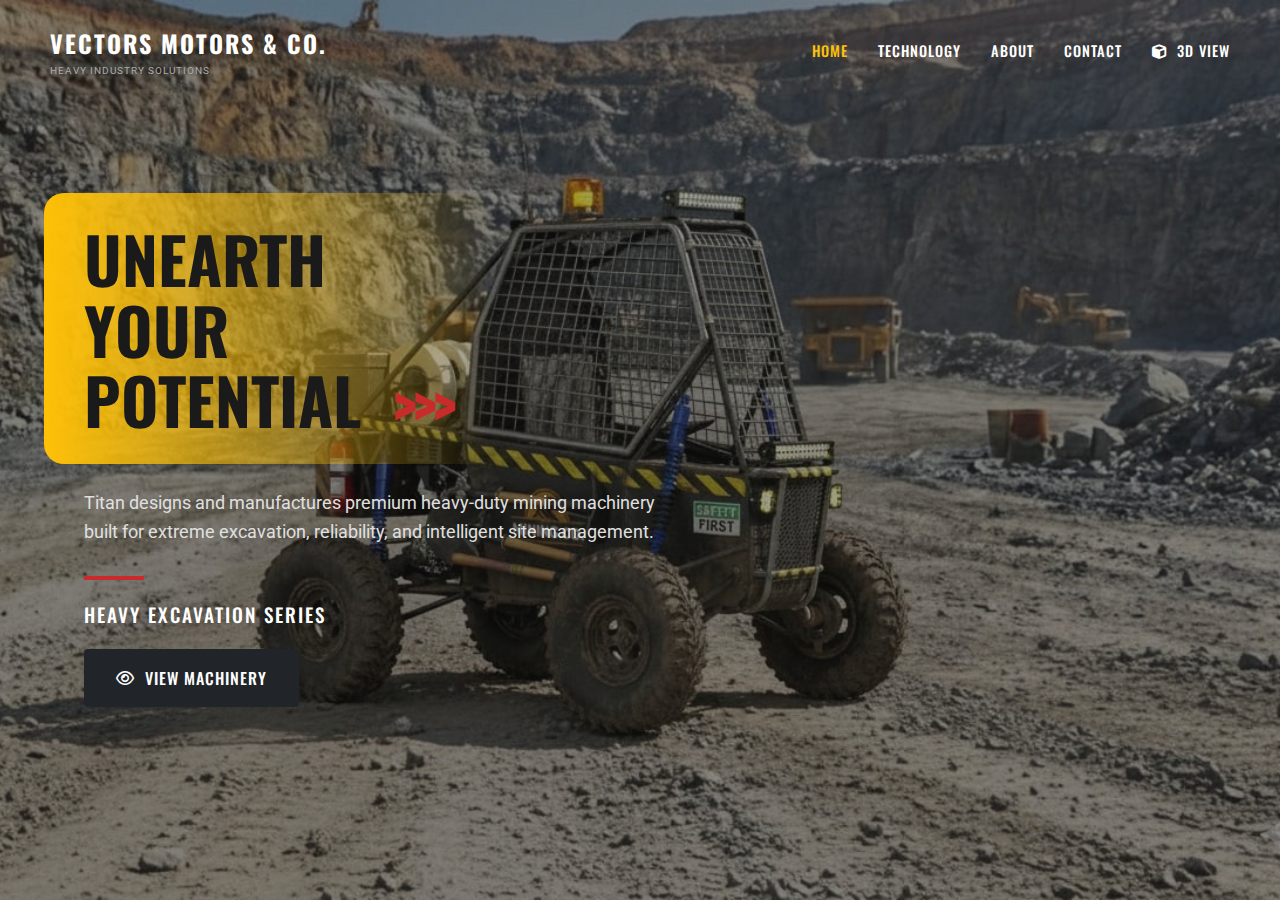
<file: Mining/mining.html>
<!DOCTYPE html>
<html lang="en">

<head>
    <meta charset="UTF-8">
    <meta name="viewport" content="width=device-width, initial-scale=1.0">
    <title>Titan Mining & Construction</title>
    <link
        href="https://fonts.googleapis.com/css2?family=Oswald:wght@500;700&family=Roboto:wght@300;400;500&display=swap"
        rel="stylesheet">
    <link rel="stylesheet" href="https://cdnjs.cloudflare.com/ajax/libs/font-awesome/6.4.0/css/all.min.css">

    <style>
        /* --- RESET & BASE STYLES --- */
        * {
            margin: 0;
            padding: 0;
            box-sizing: border-box;
        }

        body {
            font-family: 'Roboto', sans-serif;
            color: #ffffff;
            overflow-x: hidden;
        }

        a {
            text-decoration: none;
            color: inherit;
        }

        /* --- HERO SECTION --- */
        .hero {
            position: relative;
            width: 100%;
            height: 100vh;
            /* Fallback background if image fails */
            background: url('https://images.unsplash.com/photo-1579532536935-6453cd816c56?q=80&w=2070&auto=format&fit=crop') no-repeat center center/cover;
            display: flex;
            align-items: center;
            overflow: hidden;
            /* Ensures no scrollbars if image moves */
        }

        /* Dark Overlay for Readability */
        .overlay {
            background-color: #1a1a1a;
            position: absolute;
            top: 0;
            left: 0;
            width: 100%;
            height: 100%;
            z-index: 1;
        }

        .main-img {
            background-repeat: no-repeat;
            opacity: 0.6;
            width: 100%;
            height: 100%;
            object-fit: cover;
            /* CHANGED: This shifts the image focus to the right side (75%) */
            /* Adjust this percentage (e.g., 80%, 90%) to move it further right */
            object-position: 75% center;
        }

        /* --- NAVIGATION BAR --- */
        header {
            /* top: 20px; Removed duplicate property */
            position: absolute;
            top: 0;
            left: 0;
            width: 100%;
            padding: 25px 50px;
            display: flex;
            justify-content: space-between;
            align-items: center;
            z-index: 10;
        }

        .brand h1 {
            font-family: 'Oswald', sans-serif;
            font-size: 1.5rem;
            letter-spacing: 2px;
            text-transform: uppercase;
            font-weight: 700;
        }

        .brand span {
            display: block;
            font-family: 'Roboto', sans-serif;
            font-size: 0.6rem;
            letter-spacing: 1px;
            color: #aaa;
            margin-top: 4px;
        }

        .nav-links ul {
            display: flex;
            list-style: none;
            gap: 30px;
        }

        .nav-links a {
            font-family: 'Oswald', sans-serif;
            font-size: 0.9rem;
            font-weight: 500;
            text-transform: uppercase;
            letter-spacing: 1px;
            /* color: #000000; */
            transition: color 0.3s;
        }

        .nav-links a:hover,
        .nav-links a.active {
            color: #ffc107;
            /* Construction Yellow */
        }

        .nav-links i {
            margin-right: 5px;
        }

        /* --- MAIN CONTENT --- */
        .content-container {
            position: relative;
            z-index: 2;
            width: 90%;
            max-width: 1200px;
            margin: 0 auto;
            padding-left: 20px;
        }

        /* The Styled Box behind the Headline */
        .headline-box {
            border-radius: 20px;
            background: linear-gradient(90deg, rgb(255, 193, 7) 0%, rgba(0, 212, 255, 0) 100%);
            color: #1a1a1a;
            /* Dark text for contrast */
            padding: 30px 40px;
            display: inline-block;
            border-top-right-radius: 20px;
            border-bottom-right-radius: 20px;
            /* Negative margin to pull it slightly left like the original */
            margin-left: -40px;
            margin-bottom: 25px;
            position: relative;
        }


        .headline-box h2 {
            font-family: 'Oswald', sans-serif;
            font-size: 4rem;
            line-height: 1.1;
            text-transform: uppercase;
            font-weight: 700;
        }

        /* The Arrows >>> */
        .chevrons {
            color: #c92a2a;
            /* Safety Red accent */
            font-size: 4rem;
            font-weight: 700;
            margin-left: 15px;
            letter-spacing: -5px;
            display: inline-block;
            transform: translateY(5px);
        }

        .description {
            max-width: 600px;
            font-size: 1.1rem;
            line-height: 1.6;
            color: #e0e0e0;
            margin-bottom: 30px;
        }

        /* Red Line Divider */
        .divider {
            width: 60px;
            height: 4px;
            background-color: #c92a2a;
            /* Match accent color */
            margin-bottom: 20px;
        }

        .sub-heading {
            font-family: 'Oswald', sans-serif;
            font-size: 1.2rem;
            letter-spacing: 2px;
            text-transform: uppercase;
            margin-bottom: 20px;
            font-weight: 500;
        }

        /* --- CTA BUTTON --- */
        .cta-btn {
            display: inline-flex;
            align-items: center;
            background-color: #212529;
            /* Dark Asphalt */
            color: white;
            padding: 15px 30px;
            font-family: 'Oswald', sans-serif;
            text-transform: uppercase;
            letter-spacing: 1px;
            font-weight: 500;
            border: 2px solid #212529;
            border-radius: 4px;
            transition: all 0.3s ease;
            cursor: pointer;
        }

        .cta-btn i {
            margin-right: 10px;
        }

        .cta-btn:hover {
            background-color: transparent;
            color: #ffc107;
            border-color: #ffc107;
        }

        /* --- RESPONSIVENESS --- */
        @media (max-width: 768px) {
            header {
                padding: 20px;
            }

            .nav-links {
                display: none;
                /* Hidden for simplicity in this demo */
            }

            .headline-box h2 {
                font-size: 2.5rem;
            }

            .chevrons {
                font-size: 2.5rem;
            }

            .headline-box {
                margin-left: -20px;
                padding: 20px;
            }

            .headline-box::before {
                width: 20px;
                left: -20px;
            }
        }
    </style>
</head>

<body>

    <section class="hero">
        <div class="overlay">
            <img src="../../images/mining baja.jpeg" class="main-img" alt="">
        </div>

        <header>
            <div class="brand">
                <h1>VECTORS MOTORS & CO.</h1>
                <span>HEAVY INDUSTRY SOLUTIONS</span>
            </div>
            <nav class="nav-links">
                <ul>
                    <li><a href="#" class="active">Home</a></li>
                    <li><a href="#">Technology</a></li>
                    <li><a href="#">About</a></li>
                    <li><a href="#">Contact</a></li>
                    <li><a href="#"><i class="fas fa-cube"></i> 3D View</a></li>
                </ul>
            </nav>
        </header>

        <div class="content-container">

            <div class="headline-box">
                <h2>
                    UNEARTH <br>
                    YOUR <br>
                    POTENTIAL <span class="chevrons">&gt;&gt;&gt;</span>
                </h2>
            </div>

            <p class="description">
                Titan designs and manufactures premium heavy-duty mining machinery built
                for extreme excavation, reliability, and intelligent site management.
            </p>

            <div class="divider"></div>

            <h3 class="sub-heading">HEAVY EXCAVATION SERIES</h3>

            <a href="#" class="cta-btn">
                <i class="far fa-eye"></i> View Machinery
            </a>

        </div>
    </section>
    <script>
       
    </script>
</body>

</html>
</file>
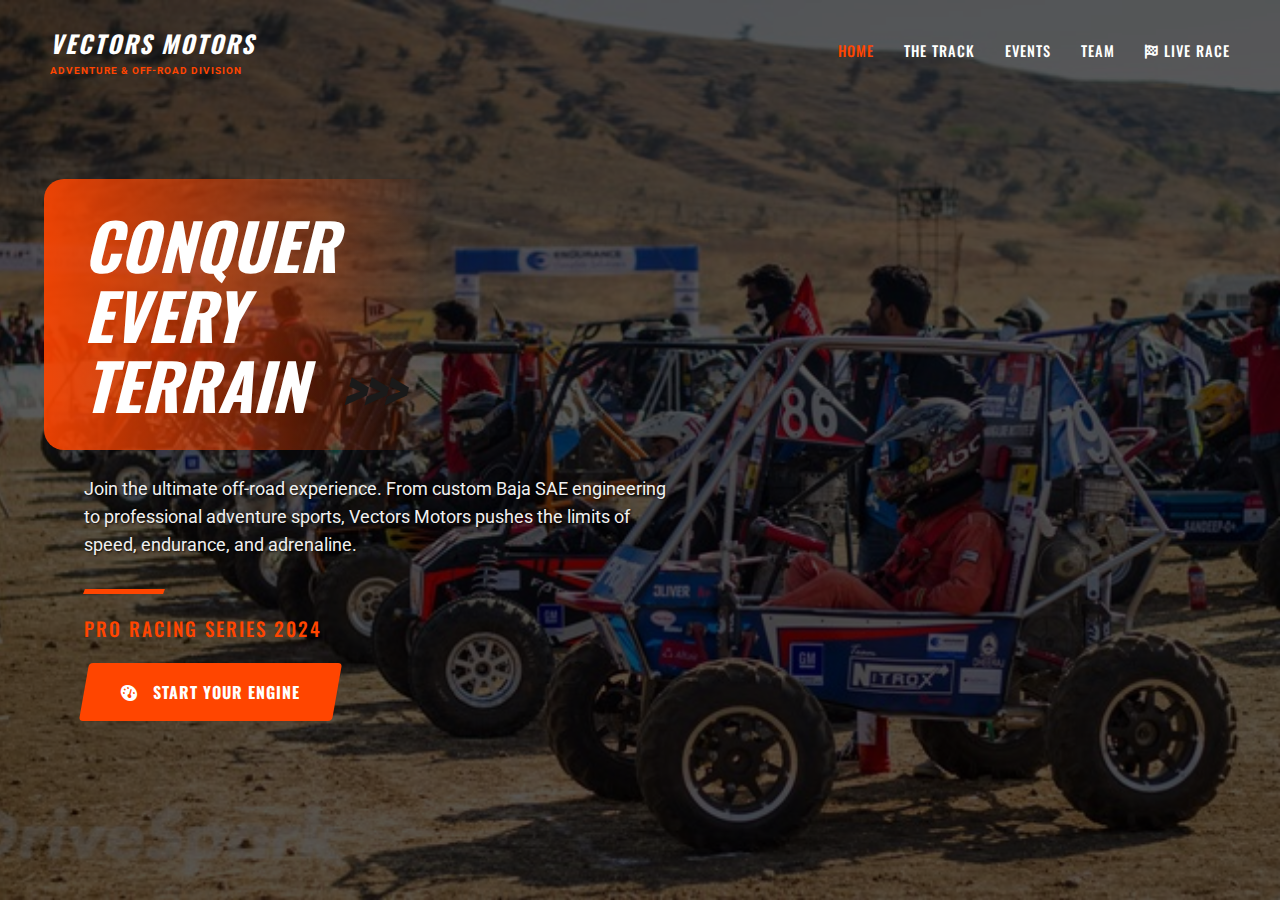
<file: Sectors/adventure.html>
<!DOCTYPE html>
<html lang="en">

<head>
    <meta charset="UTF-8">
    <meta name="viewport" content="width=device-width, initial-scale=1.0">
    <title>Vectors Adventure Sports</title>
    <link
        href="https://fonts.googleapis.com/css2?family=Oswald:wght@500;700&family=Roboto:wght@300;400;500&display=swap"
        rel="stylesheet">
    <link rel="stylesheet" href="https://cdnjs.cloudflare.com/ajax/libs/font-awesome/6.4.0/css/all.min.css">

    <style>
        /* --- RESET & BASE STYLES --- */
        * {
            margin: 0;
            padding: 0;
            box-sizing: border-box;
        }

        body {
            font-family: 'Roboto', sans-serif;
            color: #ffffff;
            overflow-x: hidden;
        }

        a {
            text-decoration: none;
            color: inherit;
        }

        /* --- HERO SECTION --- */
        .hero {
            position: relative;
            width: 100%;
            height: 100vh;
            background-color: #333;
            display: flex;
            align-items: center;
            overflow: hidden;
        }

        .overlay {
            background-color: #000000;
            position: absolute;
            top: 0;
            left: 0;
            width: 100%;
            height: 100%;
            z-index: 1;
        }

        .main-img {
            background-repeat: no-repeat;
            opacity: 0.35;
            width: 100%;
            height: 100%;
            object-fit: cover;
            /* Focus on the right side of the image */
            object-position: 75% center;
        }

        /* --- NAVIGATION BAR --- */
        header {
            position: absolute;
            top: 0;
            left: 0;
            width: 100%;
            padding: 25px 50px;
            display: flex;
            justify-content: space-between;
            align-items: center;
            z-index: 20; /* Increased z-index so header sits above other elements */
        }

        .brand h1 {
            font-family: 'Oswald', sans-serif;
            font-size: 1.5rem;
            letter-spacing: 2px;
            text-transform: uppercase;
            font-weight: 700;
            font-style: italic;
            z-index: 21; /* Ensure brand stays visible when menu opens */
        }

        .brand span {
            display: block;
            font-family: 'Roboto', sans-serif;
            font-size: 0.6rem;
            letter-spacing: 1px;
            color: #ff4500;
            margin-top: 4px;
            font-weight: bold;
        }

        /* Desktop Nav Styles */
        .nav-links ul {
            display: flex;
            list-style: none;
            gap: 30px;
        }

        .nav-links a {
            font-family: 'Oswald', sans-serif;
            font-size: 0.9rem;
            font-weight: 500;
            text-transform: uppercase;
            letter-spacing: 1px;
            transition: color 0.3s;
        }

        .nav-links a:hover,
        .nav-links a.active {
            color: #ff4500;
        }

        /* Hamburger Icon (Hidden on Desktop) */
        .hamburger {
            display: none;
            cursor: pointer;
            z-index: 21; /* Must be higher than the slide-out menu */
            font-size: 1.8rem;
            color: #fff;
            transition: color 0.3s ease;
        }

        .hamburger:hover {
            color: #ff4500;
        }

        /* --- MAIN CONTENT --- */
        .content-container {
            position: relative;
            z-index: 2;
            width: 90%;
            max-width: 1200px;
            margin: 0 auto;
            padding-left: 20px;
        }

        .headline-box {
            border-radius: 20px;
            background: linear-gradient(90deg, rgba(255, 69, 0, 0.9) 0%, rgba(255, 69, 0, 0) 100%);
            color: #ffffff;
            padding: 30px 40px;
            display: inline-block;
            border-top-right-radius: 20px;
            border-bottom-right-radius: 20px;
            margin-left: -40px;
            margin-bottom: 25px;
            position: relative;
        }

        .headline-box h2 {
            font-family: 'Oswald', sans-serif;
            font-size: 4rem;
            line-height: 1.1;
            text-transform: uppercase;
            font-weight: 700;
            font-style: italic;
        }

        .chevrons {
            color: #1a1a1a;
            font-size: 4rem;
            font-weight: 700;
            margin-left: 15px;
            letter-spacing: -5px;
            display: inline-block;
            transform: translateY(5px);
        }

        .description {
            max-width: 600px;
            font-size: 1.1rem;
            line-height: 1.6;
            color: #f0f0f0;
            margin-bottom: 30px;
            text-shadow: 1px 1px 2px rgba(0, 0, 0, 0.8);
        }

        .divider {
            width: 80px;
            height: 5px;
            background-color: #ff4500;
            margin-bottom: 20px;
            transform: skewX(-20deg);
        }

        .sub-heading {
            font-family: 'Oswald', sans-serif;
            font-size: 1.2rem;
            letter-spacing: 2px;
            text-transform: uppercase;
            margin-bottom: 20px;
            font-weight: 500;
            color: #ff4500;
        }

        .cta-btn {
            display: inline-flex;
            align-items: center;
            background-color: #ff4500;
            color: white;
            padding: 15px 35px;
            font-family: 'Oswald', sans-serif;
            text-transform: uppercase;
            letter-spacing: 1px;
            font-weight: 700;
            border: 2px solid #ff4500;
            border-radius: 4px;
            transition: all 0.3s ease;
            cursor: pointer;
            transform: skewX(-10deg);
        }

        .cta-btn span,
        .cta-btn i {
            transform: skewX(10deg);
        }

        .cta-btn i {
            margin-right: 10px;
        }

        .cta-btn:hover {
            background-color: transparent;
            color: #ff4500;
            border-color: #ff4500;
        }

        /* --- RESPONSIVE / HAMBURGER LOGIC --- */
        @media (max-width: 768px) {
            header {
                padding: 20px;
            }

            .hamburger {
                display: block; /* Show hamburger icon on mobile */
            }

            /* The Sliding Drawer */
            .nav-links {
                position: fixed;
                top: 0;
                right: 0;
                height: 100vh;
                width: 100%; /* Covers 70% of screen width */
                background-color: #0f0f0f; /* Dark background for menu */
                display: flex;
                flex-direction: column;
                align-items: center;
                justify-content: center;
                transform: translateX(100%); /* Hidden off-screen by default */
                transition: transform 0.4s ease-in-out;
                z-index: 15; /* Sits below the Brand/Hamburger but above content */
                box-shadow: -5px 0 15px rgba(0,0,0,0.5);
            }

            /* Class added via JS to slide it in */
            .nav-links.nav-active {
                transform: translateX(0%);
            }

            /* Mobile Menu List Items */
            .nav-links ul {
                flex-direction: column;
                gap: 50px;
                text-align: center;
            }
            
            .nav-links a {
                font-size: 1.2rem;
            }

            /* Content Adjustments */
            .headline-box h2 {
                font-size: 2.5rem;
            }

            .chevrons {
                font-size: 2.5rem;
            }

            .headline-box {
                margin-left: -20px;
                padding: 20px;
            }
        }
    </style>
</head>

<body>

    <section class="hero">
        <div class="overlay">
            <img src="../images/Race.jpg"
                class="main-img" alt="Off road adventure">
        </div>

        <header>
            <div class="brand">
                <h1>VECTORS MOTORS</h1>
                <span>ADVENTURE & OFF-ROAD DIVISION</span>
            </div>

            <nav class="nav-links">
                <ul>
                    <li><a href="#" class="active">Home</a></li>
                    <li><a href="#">The Track</a></li>
                    <li><a href="#">Events</a></li>
                    <li><a href="#">Team</a></li>
                    <li><a href="#"><i class="fas fa-flag-checkered"></i> Live Race</a></li>
                </ul>
            </nav>

            <div class="hamburger" id="hamburger-btn">
                <i class="fas fa-bars"></i>
            </div>
        </header>

        <div class="content-container">
            <div class="headline-box">
                <h2>
                    CONQUER <br>
                    EVERY <br>
                    TERRAIN <span class="chevrons">&gt;&gt;&gt;</span>
                </h2>
            </div>

            <p class="description">
                Join the ultimate off-road experience. From custom Baja SAE engineering to
                professional adventure sports, Vectors Motors pushes the limits of
                speed, endurance, and adrenaline.
            </p>

            <div class="divider"></div>

            <h3 class="sub-heading">PRO RACING SERIES 2024</h3>

            <a href="#" class="cta-btn">
                <span><i class="fas fa-tachometer-alt"></i> Start Your Engine</span>
            </a>
        </div>
    </section>

    <script>
        const hamburger = document.getElementById('hamburger-btn');
        const navLinks = document.querySelector('.nav-links');
        const icon = hamburger.querySelector('i');

        hamburger.addEventListener('click', () => {
            // Toggle the menu slide
            navLinks.classList.toggle('nav-active');

            // Toggle icon animation (Bars <-> X)
            if (navLinks.classList.contains('nav-active')) {
                icon.classList.remove('fa-bars');
                icon.classList.add('fa-times');
            } else {
                icon.classList.remove('fa-times');
                icon.classList.add('fa-bars');
            }
        });
    </script>

</body>

</html>
</file>
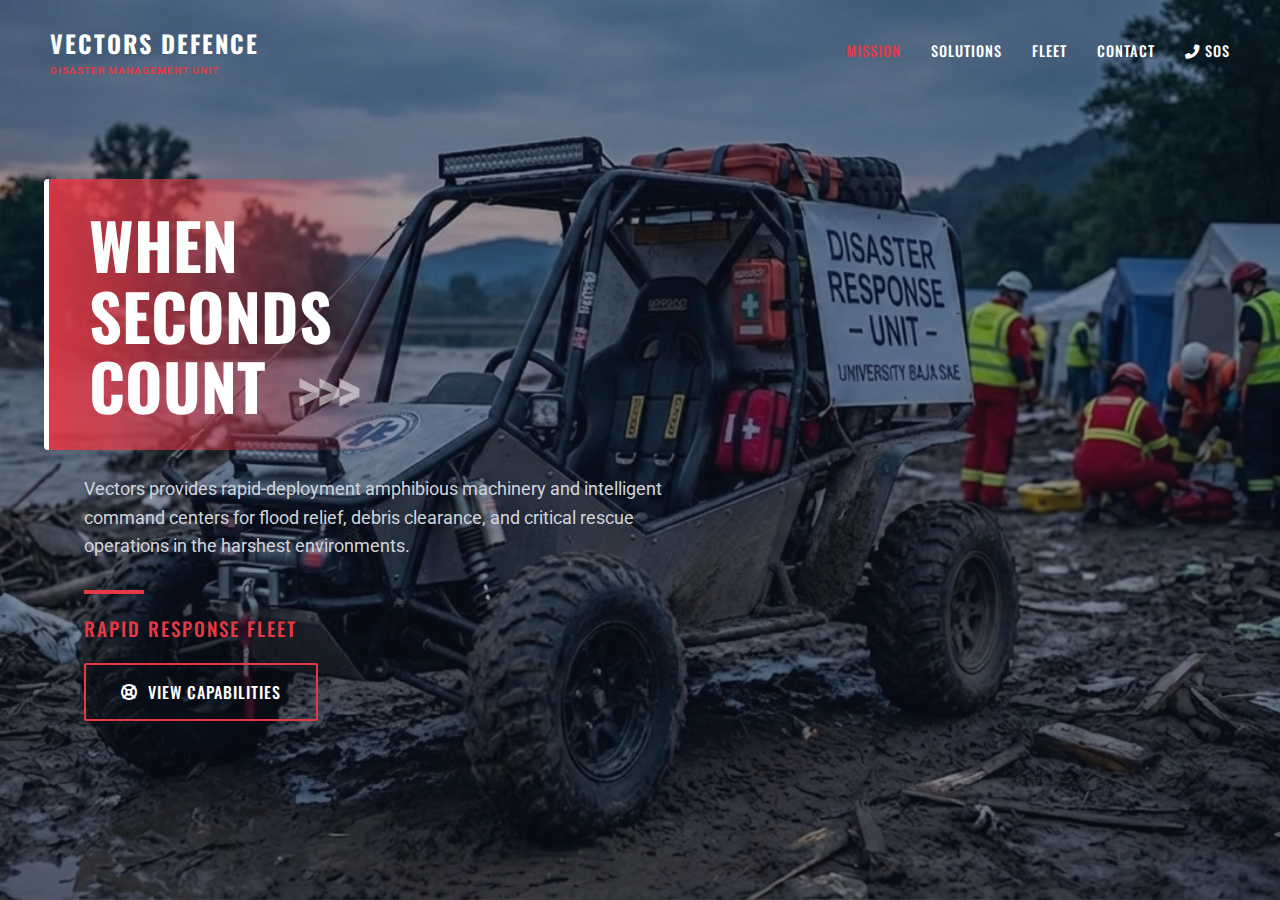
<file: Sectors/disaster.html>
<!DOCTYPE html>
<html lang="en">

<head>
    <meta charset="UTF-8">
    <meta name="viewport" content="width=device-width, initial-scale=1.0">
    <title>Vectors Emergency Response</title>
    <link
        href="https://fonts.googleapis.com/css2?family=Oswald:wght@500;700&family=Roboto:wght@300;400;500&display=swap"
        rel="stylesheet">
    <link rel="stylesheet" href="https://cdnjs.cloudflare.com/ajax/libs/font-awesome/6.4.0/css/all.min.css">

    <style>
        /* --- RESET & BASE STYLES --- */
        * {
            margin: 0;
            padding: 0;
            box-sizing: border-box;
        }

        body {
            font-family: 'Roboto', sans-serif;
            color: #ffffff;
            overflow-x: hidden;
        }

        a {
            text-decoration: none;
            color: inherit;
        }

        /* --- HERO SECTION --- */
        .hero {
            position: relative;
            width: 100%;
            height: 100vh;
            background-color: #2b2b2b;
            display: flex;
            align-items: center;
            overflow: hidden;
        }

        .overlay {
            /* Slightly blue-tinted dark overlay for a "storm/emergency" vibe */
            background-color: rgba(10, 25, 47, 0.85);
            position: absolute;
            top: 0;
            left: 0;
            width: 100%;
            height: 100%;
            z-index: 1;
        }

        .main-img {
            background-repeat: no-repeat;
            opacity: 0.6;
            width: 100%;
            height: 100%;
            object-fit: cover;
            /* Focus on the right to keep text clear */
            object-position: 75% center;
        }

        /* --- NAVIGATION BAR --- */
        header {
            position: absolute;
            top: 0;
            left: 0;
            width: 100%;
            padding: 25px 50px;
            display: flex;
            justify-content: space-between;
            align-items: center;
            z-index: 20;
        }

        .brand h1 {
            font-family: 'Oswald', sans-serif;
            font-size: 1.5rem;
            letter-spacing: 2px;
            text-transform: uppercase;
            font-weight: 700;
        }

        .brand span {
            display: block;
            font-family: 'Roboto', sans-serif;
            font-size: 0.6rem;
            letter-spacing: 1px;
            color: #e63946; /* Emergency Red */
            margin-top: 4px;
            font-weight: bold;
        }

        /* Desktop Nav Styles */
        .nav-links ul {
            display: flex;
            list-style: none;
            gap: 30px;
        }

        .nav-links a {
            font-family: 'Oswald', sans-serif;
            font-size: 0.9rem;
            font-weight: 500;
            text-transform: uppercase;
            letter-spacing: 1px;
            transition: color 0.3s;
        }

        .nav-links a:hover,
        .nav-links a.active {
            color: #e63946; /* Emergency Red Hover */
        }

        /* Hamburger Icon */
        .hamburger {
            display: none;
            cursor: pointer;
            z-index: 21;
            font-size: 1.8rem;
            color: #fff;
            transition: color 0.3s ease;
        }

        .hamburger:hover {
            color: #e63946;
        }

        /* --- MAIN CONTENT --- */
        .content-container {
            position: relative;
            z-index: 2;
            width: 90%;
            max-width: 1200px;
            margin: 0 auto;
            padding-left: 20px;
        }

        .headline-box {
            border-radius: 4px; /* Sharper corners for serious tone */
            /* Gradient Red to Transparent */
            background: linear-gradient(90deg, rgba(230, 57, 70, 0.9) 0%, rgba(230, 57, 70, 0) 100%);
            color: #ffffff;
            padding: 30px 40px;
            display: inline-block;
            border-left: 5px solid #fff; /* White accent bar */
            margin-left: -40px;
            margin-bottom: 25px;
            position: relative;
        }

        .headline-box h2 {
            font-family: 'Oswald', sans-serif;
            font-size: 4rem;
            line-height: 1.1;
            text-transform: uppercase;
            font-weight: 700;
        }

        .chevrons {
            color: #ffffff;
            font-size: 4rem;
            font-weight: 700;
            margin-left: 15px;
            letter-spacing: -5px;
            display: inline-block;
            transform: translateY(5px);
            opacity: 0.5;
        }

        .description {
            max-width: 600px;
            font-size: 1.1rem;
            line-height: 1.6;
            color: #d1d5db; /* Cool gray for readability */
            margin-bottom: 30px;
        }

        .divider {
            width: 60px;
            height: 4px;
            background-color: #e63946;
            margin-bottom: 20px;
        }

        .sub-heading {
            font-family: 'Oswald', sans-serif;
            font-size: 1.2rem;
            letter-spacing: 2px;
            text-transform: uppercase;
            margin-bottom: 20px;
            font-weight: 500;
            color: #e63946;
        }

        .cta-btn {
            display: inline-flex;
            align-items: center;
            background-color: transparent;
            color: white;
            padding: 15px 35px;
            font-family: 'Oswald', sans-serif;
            text-transform: uppercase;
            letter-spacing: 1px;
            font-weight: 500;
            border: 2px solid #e63946;
            border-radius: 2px;
            transition: all 0.3s ease;
            cursor: pointer;
        }

        .cta-btn i {
            margin-right: 10px;
        }

        .cta-btn:hover {
            background-color: #e63946;
            color: #ffffff;
            border-color: #e63946;
        }

        /* --- RESPONSIVE / HAMBURGER LOGIC --- */
        @media (max-width: 768px) {
            header {
                padding: 20px;
            }

            .hamburger {
                display: block;
            }

            .nav-links {
                position: fixed;
                top: 0;
                right: 0;
                height: 100vh;
                width: 70%;
                background-color: #111;
                display: flex;
                flex-direction: column;
                align-items: center;
                justify-content: center;
                transform: translateX(100%);
                transition: transform 0.4s ease-in-out;
                z-index: 15;
                box-shadow: -5px 0 15px rgba(0,0,0,0.5);
                border-left: 2px solid #e63946;
            }

            .nav-links.nav-active {
                transform: translateX(0%);
            }

            .nav-links ul {
                flex-direction: column;
                gap: 50px;
                text-align: center;
            }
            
            .nav-links a {
                font-size: 1.2rem;
            }

            .headline-box h2 {
                font-size: 2.5rem;
            }

            .chevrons {
                font-size: 2.5rem;
            }

            .headline-box {
                margin-left: -20px;
                padding: 20px;
            }
        }
    </style>
</head>

<body>

    <section class="hero">
        <div class="overlay">
            <img src="../images/disaster.webp"
                class="main-img" alt="Disaster Response Vehicle">
        </div>

        <header>
            <div class="brand">
                <h1>VECTORS DEFENCE</h1>
                <span>DISASTER MANAGEMENT UNIT</span>
            </div>

            <nav class="nav-links">
                <ul>
                    <li><a href="#" class="active">Mission</a></li>
                    <li><a href="#">Solutions</a></li>
                    <li><a href="#">Fleet</a></li>
                    <li><a href="#">Contact</a></li>
                    <li><a href="#"><i class="fas fa-phone-alt"></i> SOS</a></li>
                </ul>
            </nav>

            <div class="hamburger" id="hamburger-btn">
                <i class="fas fa-bars"></i>
            </div>
        </header>

        <div class="content-container">
            <div class="headline-box">
                <h2>
                    WHEN <br>
                    SECONDS <br>
                    COUNT <span class="chevrons">&gt;&gt;&gt;</span>
                </h2>
            </div>

            <p class="description">
                Vectors provides rapid-deployment amphibious machinery and intelligent 
                command centers for flood relief, debris clearance, and critical 
                rescue operations in the harshest environments.
            </p>

            <div class="divider"></div>

            <h3 class="sub-heading">RAPID RESPONSE FLEET</h3>

            <a href="#" class="cta-btn">
                <i class="fas fa-life-ring"></i> View Capabilities
            </a>
        </div>
    </section>

    <script>
        const hamburger = document.getElementById('hamburger-btn');
        const navLinks = document.querySelector('.nav-links');
        const icon = hamburger.querySelector('i');

        hamburger.addEventListener('click', () => {
            navLinks.classList.toggle('nav-active');

            if (navLinks.classList.contains('nav-active')) {
                icon.classList.remove('fa-bars');
                icon.classList.add('fa-times');
            } else {
                icon.classList.remove('fa-times');
                icon.classList.add('fa-bars');
            }
        });
    </script>

</body>


</html>
</file>
